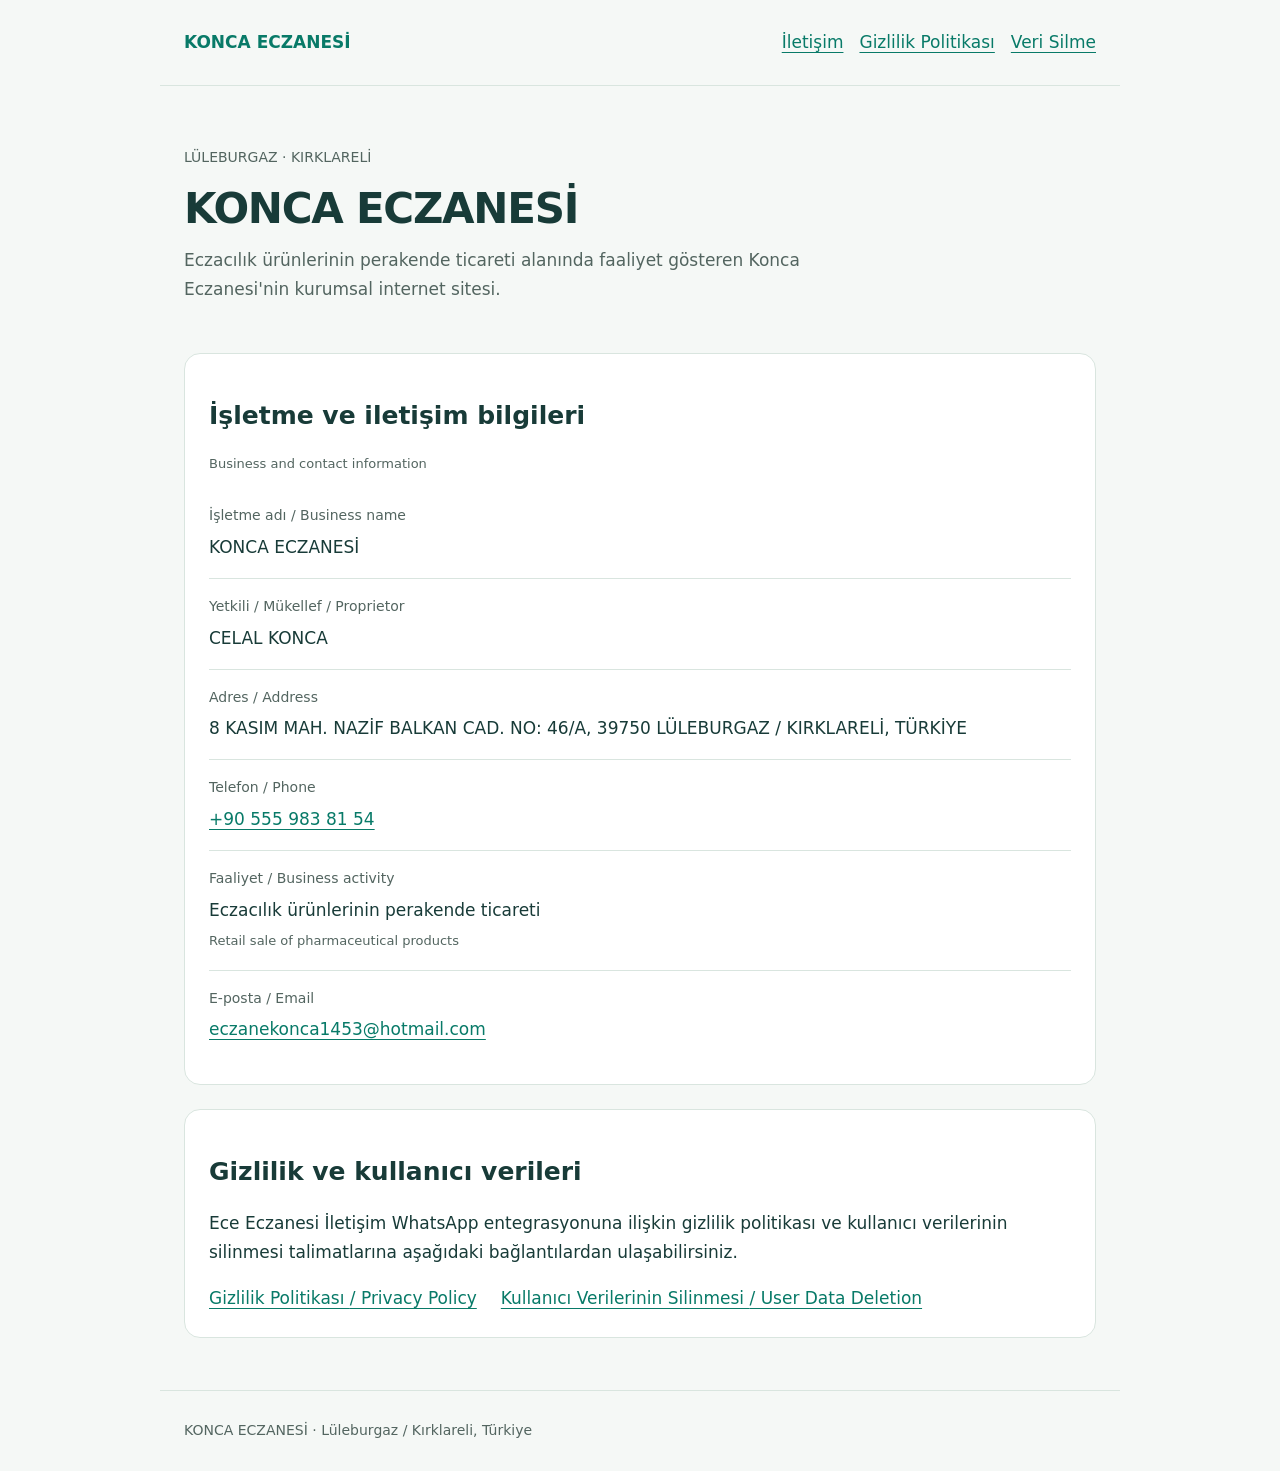
<file: index.html>
<!doctype html>
<html lang="tr">
<head>
  <meta charset="utf-8">
  <meta name="viewport" content="width=device-width,initial-scale=1">
  <meta name="description" content="Konca Eczanesi — Lüleburgaz, Kırklareli. İşletme bilgileri, adres ve iletişim.">
  <title>KONCA ECZANESİ | Lüleburgaz, Kırklareli</title>
  <link rel="stylesheet" href="assets/style.css">
  <style>
    .intro{padding:24px 0 8px}.intro h1{margin:12px 0}.lead{color:var(--muted);max-width:640px}
    .details{margin:0}.details div{padding:16px 0;border-bottom:1px solid var(--line)}.details div:last-child{border:0}
    .details dt{font-size:14px;color:var(--muted);margin-bottom:5px}.details dd{margin:0;overflow-wrap:anywhere}
    address{font-style:normal}.policy-links{display:flex;flex-wrap:wrap;gap:12px 24px}
    .english{font-size:13px;color:var(--muted)}
  </style>
</head>
<body>
  <a class="skip" href="#main">İçeriğe geç</a>
  <header>
    <a class="brand" href="./">KONCA ECZANESİ</a>
    <nav aria-label="Ana menü">
      <a href="#iletisim">İletişim</a>
      <a href="privacy/">Gizlilik Politikası</a>
      <a href="data-deletion/">Veri Silme</a>
    </nav>
  </header>
  <main id="main">
    <div class="intro">
      <p class="eyebrow">LÜLEBURGAZ · KIRKLARELİ</p>
      <h1>KONCA ECZANESİ</h1>
      <p class="lead">Eczacılık ürünlerinin perakende ticareti alanında faaliyet gösteren Konca Eczanesi'nin kurumsal internet sitesi.</p>
    </div>
    <section id="iletisim" aria-labelledby="business-heading">
      <h2 id="business-heading">İşletme ve iletişim bilgileri</h2>
      <p class="english" lang="en">Business and contact information</p>
      <dl class="details">
        <div><dt>İşletme adı <span lang="en">/ Business name</span></dt><dd>KONCA ECZANESİ</dd></div>
        <div><dt>Yetkili / Mükellef <span lang="en">/ Proprietor</span></dt><dd>CELAL KONCA</dd></div>
        <div><dt>Adres <span lang="en">/ Address</span></dt><dd><address>8 KASIM MAH. NAZİF BALKAN CAD. NO: 46/A, 39750 LÜLEBURGAZ / KIRKLARELİ, TÜRKİYE</address></dd></div>
        <div><dt>Telefon <span lang="en">/ Phone</span></dt><dd><a href="tel:+905559838154">+90 555 983 81 54</a></dd></div>
        <div><dt>Faaliyet <span lang="en">/ Business activity</span></dt><dd>Eczacılık ürünlerinin perakende ticareti<br><span class="english" lang="en">Retail sale of pharmaceutical products</span></dd></div>
        <div><dt>E-posta <span lang="en">/ Email</span></dt><dd><a href="mailto:eczanekonca1453@hotmail.com">eczanekonca1453@hotmail.com</a></dd></div>
      </dl>
    </section>
    <section aria-labelledby="privacy-heading">
      <h2 id="privacy-heading">Gizlilik ve kullanıcı verileri</h2>
      <p>Ece Eczanesi İletişim WhatsApp entegrasyonuna ilişkin gizlilik politikası ve kullanıcı verilerinin silinmesi talimatlarına aşağıdaki bağlantılardan ulaşabilirsiniz.</p>
      <div class="policy-links">
        <a href="privacy/">Gizlilik Politikası <span lang="en">/ Privacy Policy</span></a>
        <a href="data-deletion/">Kullanıcı Verilerinin Silinmesi <span lang="en">/ User Data Deletion</span></a>
      </div>
    </section>
  </main>
  <footer>KONCA ECZANESİ · Lüleburgaz / Kırklareli, Türkiye</footer>
</body>
</html>
</file>
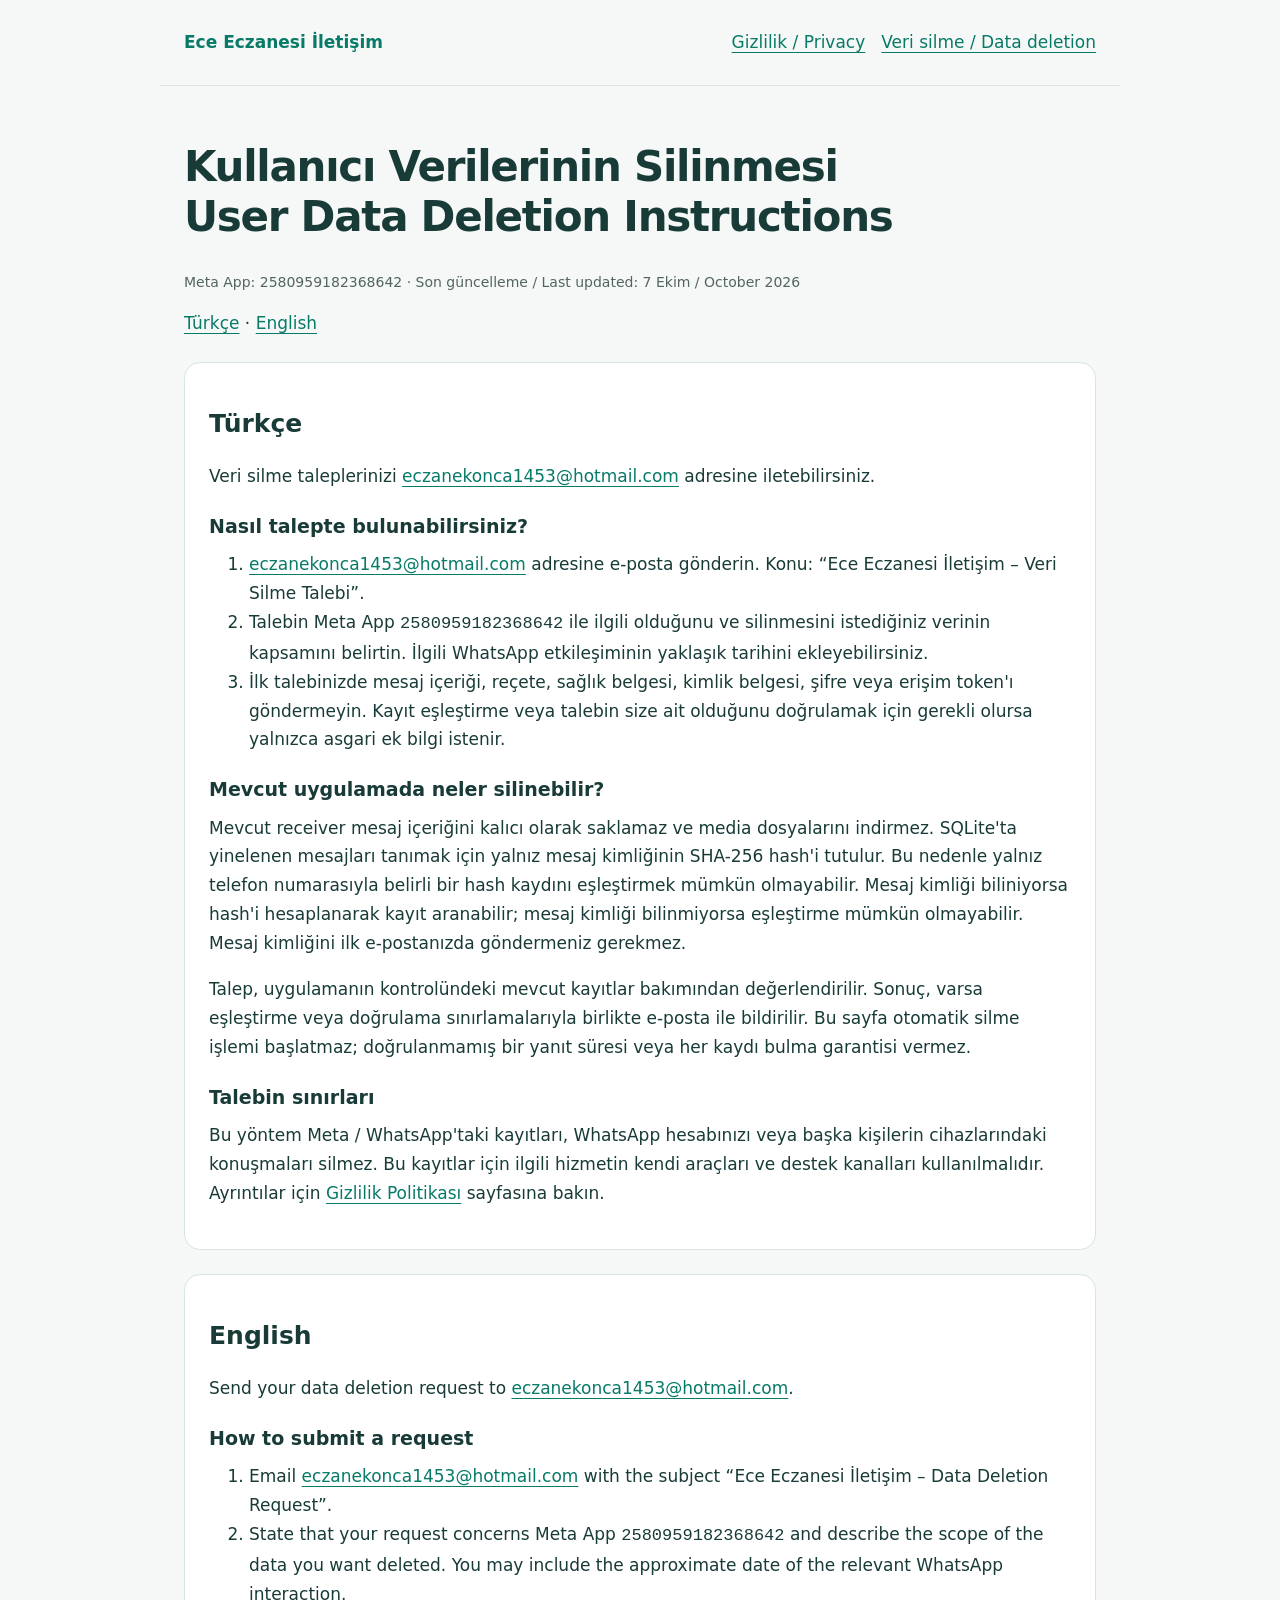
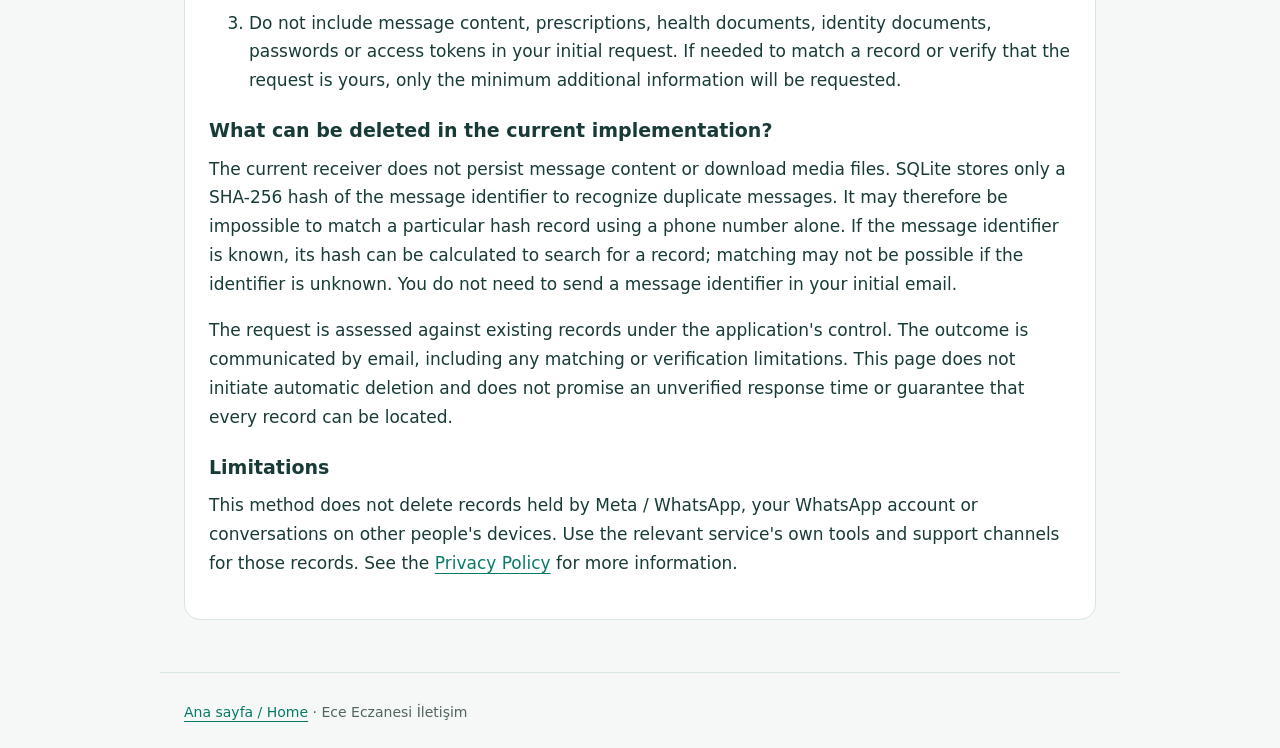
<file: data-deletion/index.html>
<!doctype html>
<html lang="tr"><head><meta charset="utf-8"><meta name="viewport" content="width=device-width,initial-scale=1"><meta name="description" content="Ece Eczanesi İletişim kullanıcı verilerinin silinmesi talimatları, Türkçe ve İngilizce."><title>Kullanıcı Verilerinin Silinmesi / User Data Deletion Instructions</title><link rel="stylesheet" href="../assets/style.css"></head><body>
<a class="skip" href="#main">İçeriğe geç / Skip to content</a><header><a class="brand" href="../">Ece Eczanesi İletişim</a><nav aria-label="Ana menü / Main navigation"><a href="../privacy/">Gizlilik / Privacy</a><a href="./" aria-current="page">Veri silme / Data deletion</a></nav></header>
<main id="main"><h1>Kullanıcı Verilerinin Silinmesi<br><span lang="en">User Data Deletion Instructions</span></h1><p class="meta">Meta App: 2580959182368642 · Son güncelleme / Last updated: 7 Ekim / October 2026</p><p><a href="#turkce">Türkçe</a> · <a href="#english">English</a></p>
<section id="turkce" lang="tr"><h2>Türkçe</h2><p>Veri silme taleplerinizi <a href="mailto:eczanekonca1453@hotmail.com">eczanekonca1453@hotmail.com</a> adresine iletebilirsiniz.</p><h3>Nasıl talepte bulunabilirsiniz?</h3><ol><li><a href="mailto:eczanekonca1453@hotmail.com">eczanekonca1453@hotmail.com</a> adresine e-posta gönderin. Konu: “Ece Eczanesi İletişim – Veri Silme Talebi”.</li><li>Talebin Meta App <code>2580959182368642</code> ile ilgili olduğunu ve silinmesini istediğiniz verinin kapsamını belirtin. İlgili WhatsApp etkileşiminin yaklaşık tarihini ekleyebilirsiniz.</li><li>İlk talebinizde mesaj içeriği, reçete, sağlık belgesi, kimlik belgesi, şifre veya erişim token'ı göndermeyin. Kayıt eşleştirme veya talebin size ait olduğunu doğrulamak için gerekli olursa yalnızca asgari ek bilgi istenir.</li></ol>
<h3>Mevcut uygulamada neler silinebilir?</h3><p>Mevcut receiver mesaj içeriğini kalıcı olarak saklamaz ve media dosyalarını indirmez. SQLite'ta yinelenen mesajları tanımak için yalnız mesaj kimliğinin SHA-256 hash'i tutulur. Bu nedenle yalnız telefon numarasıyla belirli bir hash kaydını eşleştirmek mümkün olmayabilir. Mesaj kimliği biliniyorsa hash'i hesaplanarak kayıt aranabilir; mesaj kimliği bilinmiyorsa eşleştirme mümkün olmayabilir. Mesaj kimliğini ilk e-postanızda göndermeniz gerekmez.</p><p>Talep, uygulamanın kontrolündeki mevcut kayıtlar bakımından değerlendirilir. Sonuç, varsa eşleştirme veya doğrulama sınırlamalarıyla birlikte e-posta ile bildirilir. Bu sayfa otomatik silme işlemi başlatmaz; doğrulanmamış bir yanıt süresi veya her kaydı bulma garantisi vermez.</p>
<h3>Talebin sınırları</h3><p>Bu yöntem Meta / WhatsApp'taki kayıtları, WhatsApp hesabınızı veya başka kişilerin cihazlarındaki konuşmaları silmez. Bu kayıtlar için ilgili hizmetin kendi araçları ve destek kanalları kullanılmalıdır. Ayrıntılar için <a href="../privacy/">Gizlilik Politikası</a> sayfasına bakın.</p></section>
<section id="english" lang="en"><h2>English</h2><p>Send your data deletion request to <a href="mailto:eczanekonca1453@hotmail.com">eczanekonca1453@hotmail.com</a>.</p><h3>How to submit a request</h3><ol><li>Email <a href="mailto:eczanekonca1453@hotmail.com">eczanekonca1453@hotmail.com</a> with the subject “Ece Eczanesi İletişim – Data Deletion Request”.</li><li>State that your request concerns Meta App <code>2580959182368642</code> and describe the scope of the data you want deleted. You may include the approximate date of the relevant WhatsApp interaction.</li><li>Do not include message content, prescriptions, health documents, identity documents, passwords or access tokens in your initial request. If needed to match a record or verify that the request is yours, only the minimum additional information will be requested.</li></ol>
<h3>What can be deleted in the current implementation?</h3><p>The current receiver does not persist message content or download media files. SQLite stores only a SHA-256 hash of the message identifier to recognize duplicate messages. It may therefore be impossible to match a particular hash record using a phone number alone. If the message identifier is known, its hash can be calculated to search for a record; matching may not be possible if the identifier is unknown. You do not need to send a message identifier in your initial email.</p><p>The request is assessed against existing records under the application's control. The outcome is communicated by email, including any matching or verification limitations. This page does not initiate automatic deletion and does not promise an unverified response time or guarantee that every record can be located.</p>
<h3>Limitations</h3><p>This method does not delete records held by Meta / WhatsApp, your WhatsApp account or conversations on other people's devices. Use the relevant service's own tools and support channels for those records. See the <a href="../privacy/#english">Privacy Policy</a> for more information.</p></section>
</main><footer><a href="../">Ana sayfa / Home</a> · Ece Eczanesi İletişim</footer></body></html>
</file>
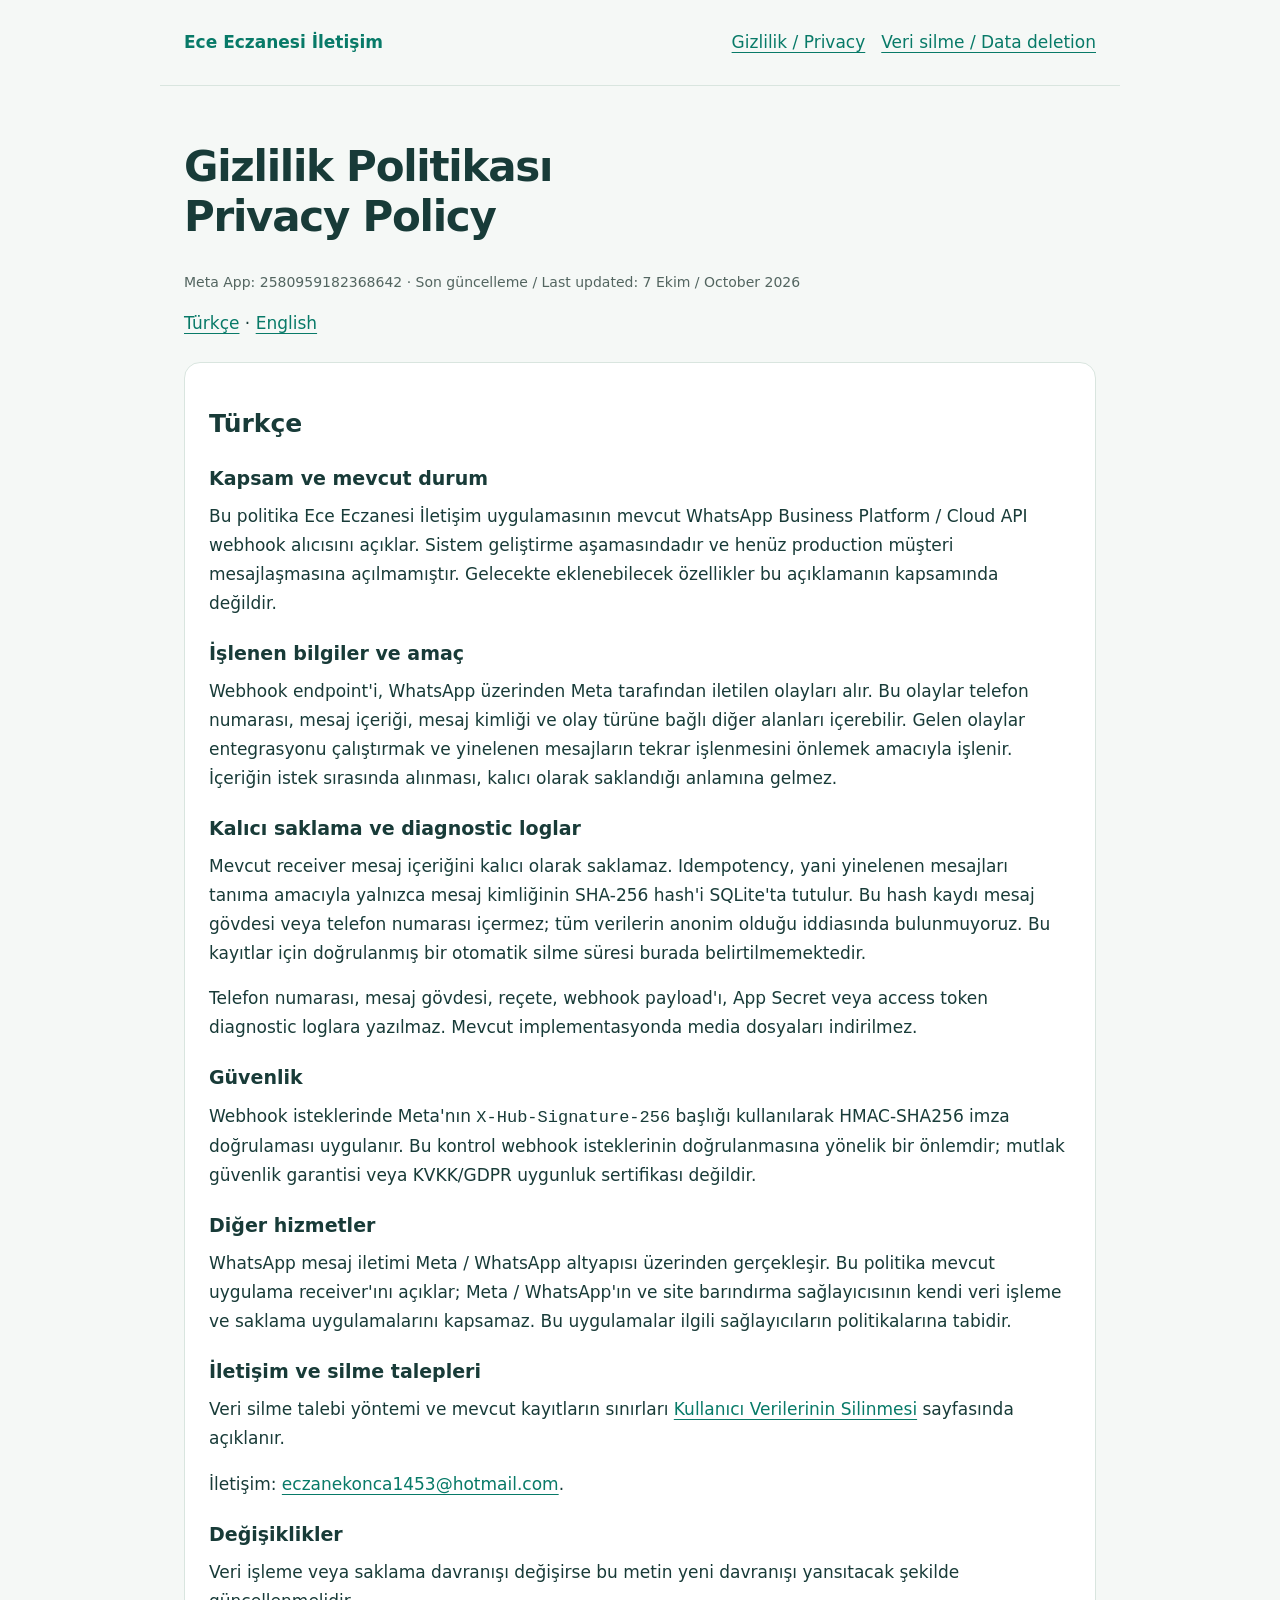
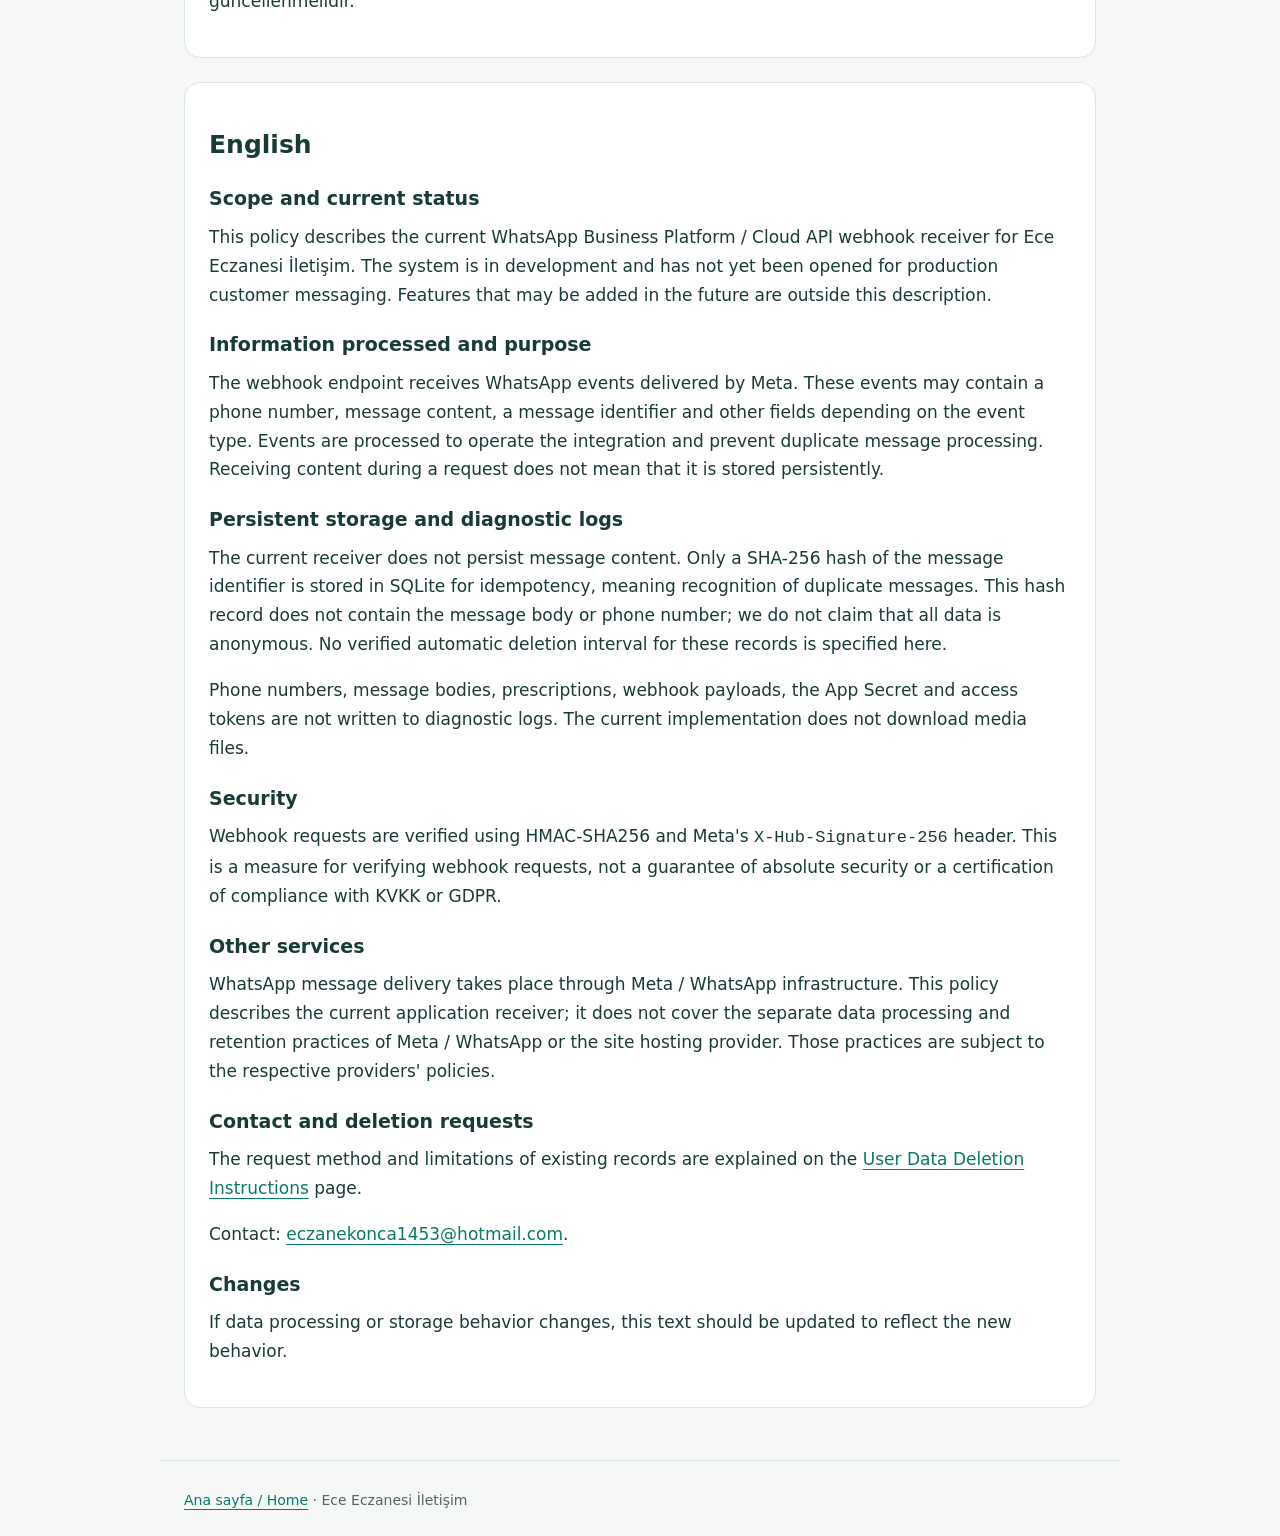
<file: privacy/index.html>
<!doctype html>
<html lang="tr"><head><meta charset="utf-8"><meta name="viewport" content="width=device-width,initial-scale=1"><meta name="description" content="Ece Eczanesi İletişim için Türkçe ve İngilizce gizlilik politikası."><title>Gizlilik Politikası / Privacy Policy · Ece Eczanesi İletişim</title><link rel="stylesheet" href="../assets/style.css"></head><body>
<a class="skip" href="#main">İçeriğe geç / Skip to content</a><header><a class="brand" href="../">Ece Eczanesi İletişim</a><nav aria-label="Ana menü / Main navigation"><a href="./" aria-current="page">Gizlilik / Privacy</a><a href="../data-deletion/">Veri silme / Data deletion</a></nav></header>
<main id="main"><h1>Gizlilik Politikası<br><span lang="en">Privacy Policy</span></h1><p class="meta">Meta App: 2580959182368642 · Son güncelleme / Last updated: 7 Ekim / October 2026</p><p><a href="#turkce">Türkçe</a> · <a href="#english">English</a></p>
<section id="turkce" lang="tr"><h2>Türkçe</h2><h3>Kapsam ve mevcut durum</h3><p>Bu politika Ece Eczanesi İletişim uygulamasının mevcut WhatsApp Business Platform / Cloud API webhook alıcısını açıklar. Sistem geliştirme aşamasındadır ve henüz production müşteri mesajlaşmasına açılmamıştır. Gelecekte eklenebilecek özellikler bu açıklamanın kapsamında değildir.</p>
<h3>İşlenen bilgiler ve amaç</h3><p>Webhook endpoint'i, WhatsApp üzerinden Meta tarafından iletilen olayları alır. Bu olaylar telefon numarası, mesaj içeriği, mesaj kimliği ve olay türüne bağlı diğer alanları içerebilir. Gelen olaylar entegrasyonu çalıştırmak ve yinelenen mesajların tekrar işlenmesini önlemek amacıyla işlenir. İçeriğin istek sırasında alınması, kalıcı olarak saklandığı anlamına gelmez.</p>
<h3>Kalıcı saklama ve diagnostic loglar</h3><p>Mevcut receiver mesaj içeriğini kalıcı olarak saklamaz. Idempotency, yani yinelenen mesajları tanıma amacıyla yalnızca mesaj kimliğinin SHA-256 hash'i SQLite'ta tutulur. Bu hash kaydı mesaj gövdesi veya telefon numarası içermez; tüm verilerin anonim olduğu iddiasında bulunmuyoruz. Bu kayıtlar için doğrulanmış bir otomatik silme süresi burada belirtilmemektedir.</p><p>Telefon numarası, mesaj gövdesi, reçete, webhook payload'ı, App Secret veya access token diagnostic loglara yazılmaz. Mevcut implementasyonda media dosyaları indirilmez.</p>
<h3>Güvenlik</h3><p>Webhook isteklerinde Meta'nın <code>X-Hub-Signature-256</code> başlığı kullanılarak HMAC-SHA256 imza doğrulaması uygulanır. Bu kontrol webhook isteklerinin doğrulanmasına yönelik bir önlemdir; mutlak güvenlik garantisi veya KVKK/GDPR uygunluk sertifikası değildir.</p>
<h3>Diğer hizmetler</h3><p>WhatsApp mesaj iletimi Meta / WhatsApp altyapısı üzerinden gerçekleşir. Bu politika mevcut uygulama receiver'ını açıklar; Meta / WhatsApp'ın ve site barındırma sağlayıcısının kendi veri işleme ve saklama uygulamalarını kapsamaz. Bu uygulamalar ilgili sağlayıcıların politikalarına tabidir.</p>
<h3>İletişim ve silme talepleri</h3><p>Veri silme talebi yöntemi ve mevcut kayıtların sınırları <a href="../data-deletion/">Kullanıcı Verilerinin Silinmesi</a> sayfasında açıklanır.</p><p>İletişim: <a href="mailto:eczanekonca1453@hotmail.com">eczanekonca1453@hotmail.com</a>.</p><h3>Değişiklikler</h3><p>Veri işleme veya saklama davranışı değişirse bu metin yeni davranışı yansıtacak şekilde güncellenmelidir.</p></section>
<section id="english" lang="en"><h2>English</h2><h3>Scope and current status</h3><p>This policy describes the current WhatsApp Business Platform / Cloud API webhook receiver for Ece Eczanesi İletişim. The system is in development and has not yet been opened for production customer messaging. Features that may be added in the future are outside this description.</p>
<h3>Information processed and purpose</h3><p>The webhook endpoint receives WhatsApp events delivered by Meta. These events may contain a phone number, message content, a message identifier and other fields depending on the event type. Events are processed to operate the integration and prevent duplicate message processing. Receiving content during a request does not mean that it is stored persistently.</p>
<h3>Persistent storage and diagnostic logs</h3><p>The current receiver does not persist message content. Only a SHA-256 hash of the message identifier is stored in SQLite for idempotency, meaning recognition of duplicate messages. This hash record does not contain the message body or phone number; we do not claim that all data is anonymous. No verified automatic deletion interval for these records is specified here.</p><p>Phone numbers, message bodies, prescriptions, webhook payloads, the App Secret and access tokens are not written to diagnostic logs. The current implementation does not download media files.</p>
<h3>Security</h3><p>Webhook requests are verified using HMAC-SHA256 and Meta's <code>X-Hub-Signature-256</code> header. This is a measure for verifying webhook requests, not a guarantee of absolute security or a certification of compliance with KVKK or GDPR.</p>
<h3>Other services</h3><p>WhatsApp message delivery takes place through Meta / WhatsApp infrastructure. This policy describes the current application receiver; it does not cover the separate data processing and retention practices of Meta / WhatsApp or the site hosting provider. Those practices are subject to the respective providers' policies.</p>
<h3>Contact and deletion requests</h3><p>The request method and limitations of existing records are explained on the <a href="../data-deletion/#english">User Data Deletion Instructions</a> page.</p><p>Contact: <a href="mailto:eczanekonca1453@hotmail.com">eczanekonca1453@hotmail.com</a>.</p><h3>Changes</h3><p>If data processing or storage behavior changes, this text should be updated to reflect the new behavior.</p></section>
</main><footer><a href="../">Ana sayfa / Home</a> · Ece Eczanesi İletişim</footer></body></html>
</file>
<file: assets/style.css>
:root{color-scheme:light;--ink:#183b38;--muted:#536560;--accent:#087a68;--line:#d9e5df}*{box-sizing:border-box}body{margin:0;background:#f5f8f6;color:var(--ink);font:17px/1.7 system-ui,-apple-system,BlinkMacSystemFont,"Segoe UI",sans-serif}header,main,footer{max-width:960px;margin:auto;padding:28px 24px}header{display:flex;flex-wrap:wrap;gap:20px;align-items:center;justify-content:space-between;border-bottom:1px solid var(--line)}.brand{font-weight:750;text-decoration:none}nav{display:flex;flex-wrap:wrap;gap:16px}a{color:var(--accent);text-underline-offset:4px}a:focus-visible{outline:3px solid var(--accent);outline-offset:5px}h1{font-size:clamp(28px,5vw,42px);line-height:1.2;letter-spacing:-.03em}h2{font-size:25px;line-height:1.35}h3{font-size:19px;margin-bottom:8px}section{background:white;border:1px solid var(--line);border-radius:16px;padding:24px;margin:24px 0}p,ul,ol{margin-top:8px}.eyebrow,.meta,footer{color:var(--muted);font-size:14px}.notice{border-left:4px solid #a36b12;background:#fff7e6;padding:16px;border-radius:4px;overflow-wrap:anywhere}code{overflow-wrap:anywhere}footer{border-top:1px solid var(--line)}.skip{position:absolute;left:12px;top:-100px;background:white;padding:8px}.skip:focus{top:8px}@media(max-width:520px){header,main,footer{padding:20px 16px}section{padding:18px}nav{font-size:15px}}
</file>
